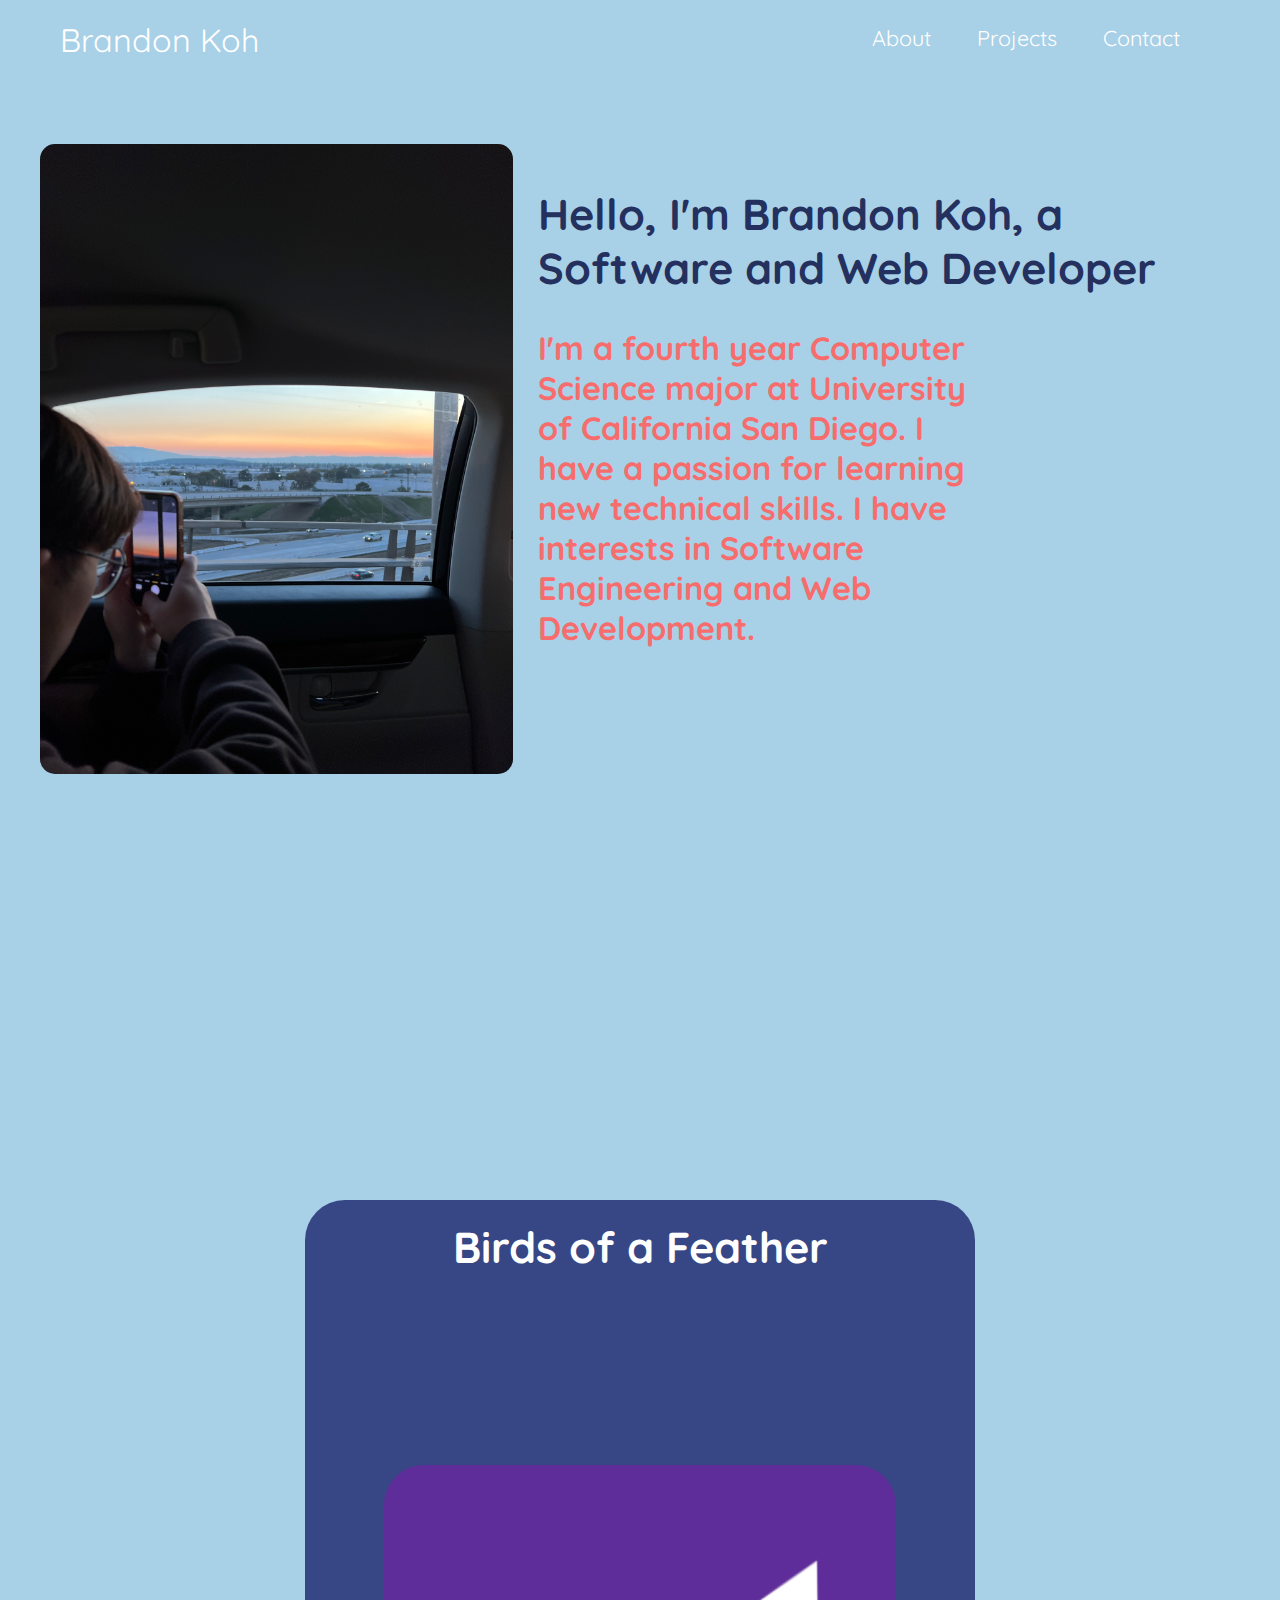
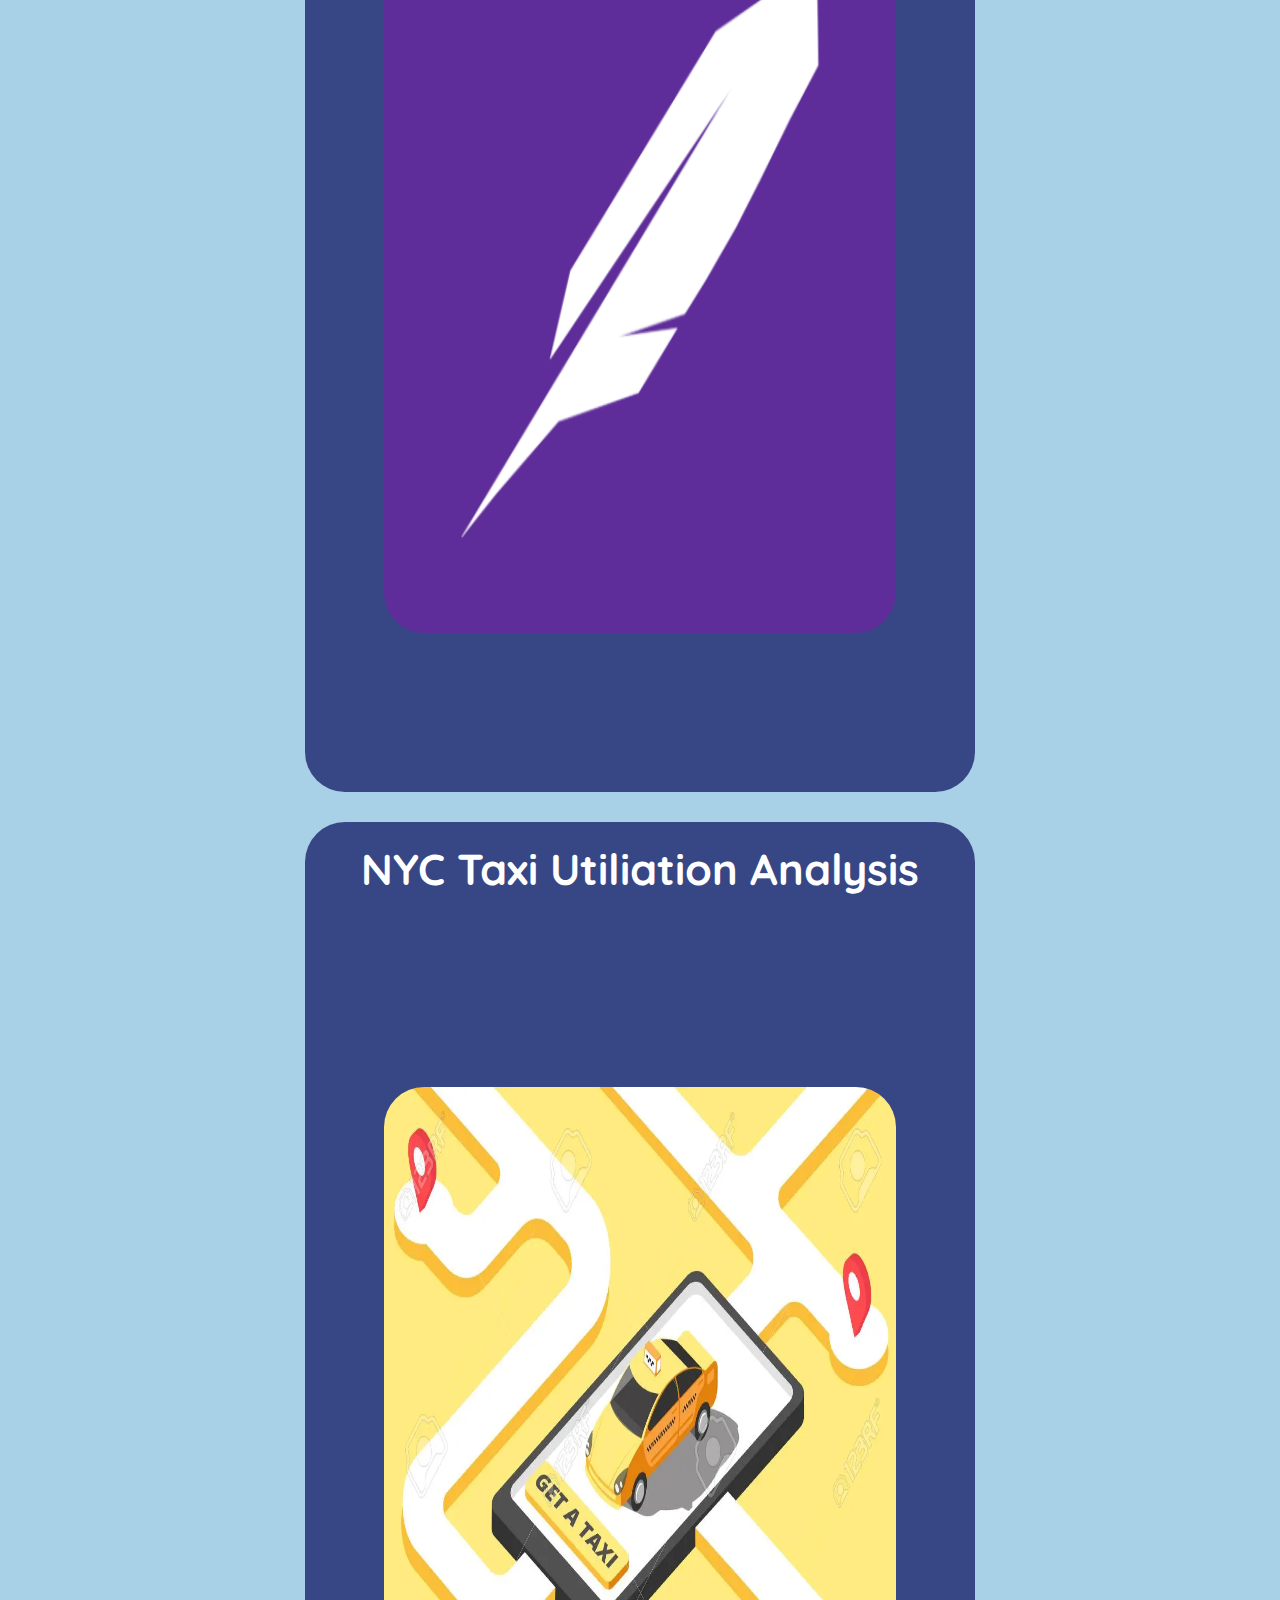
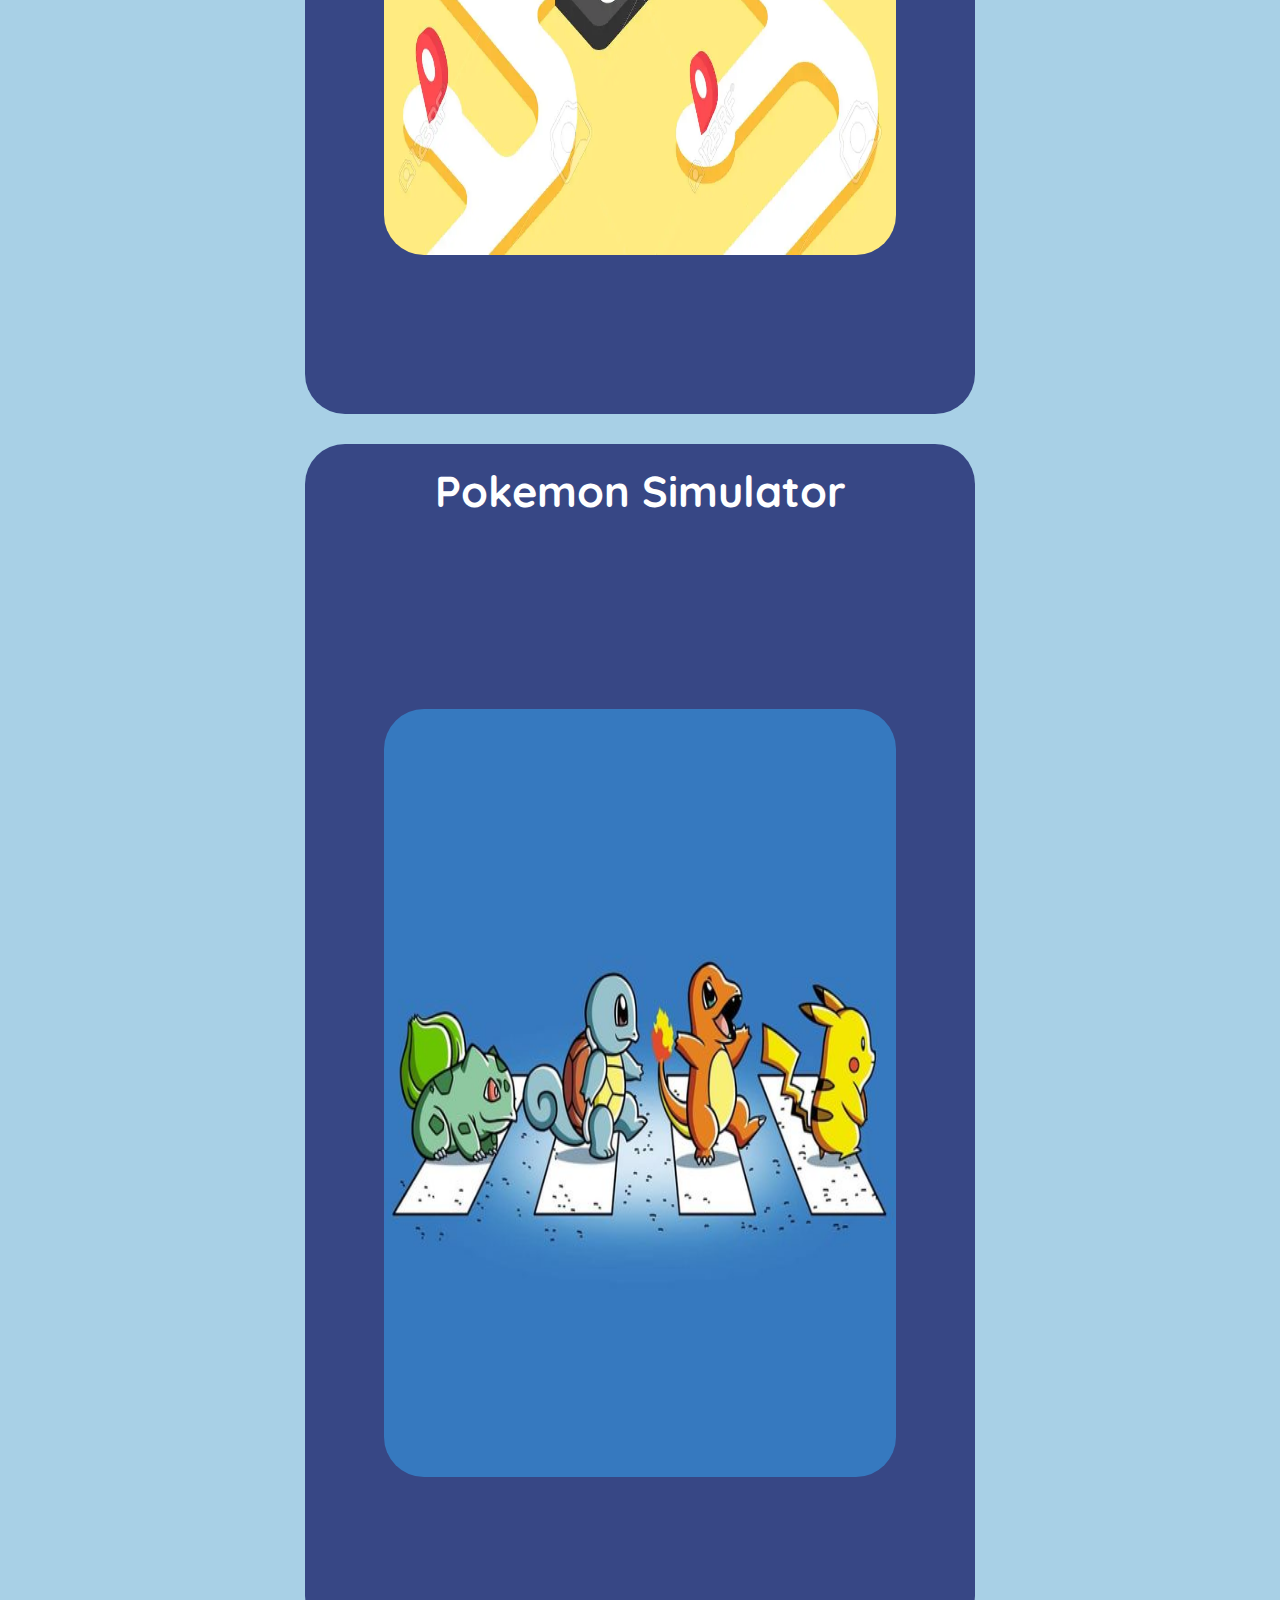
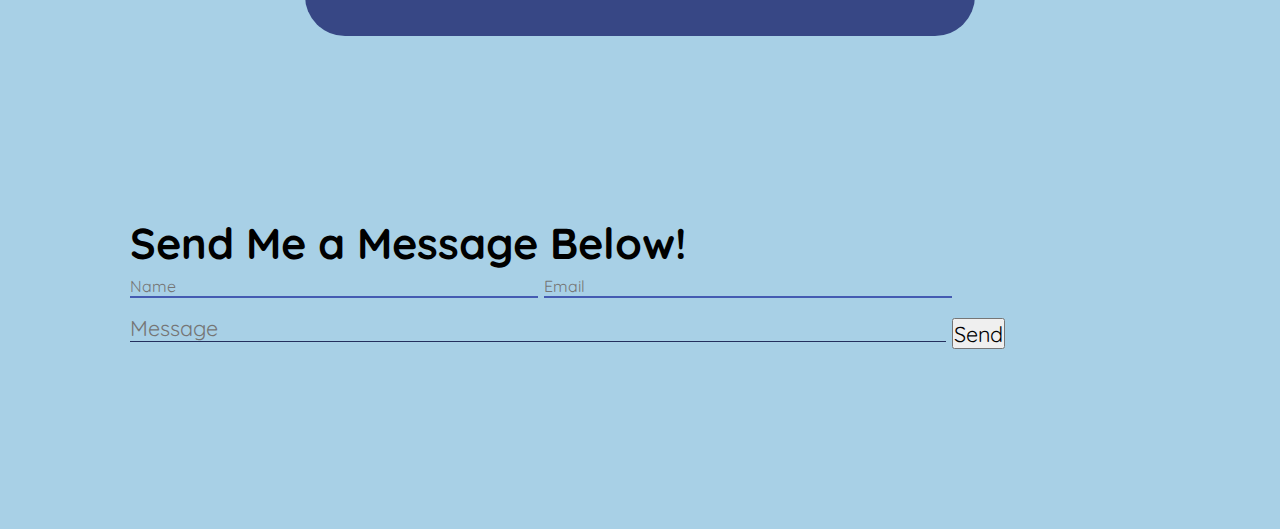
<file: index.html>
<!DOCTYPE html>
<html lang="en">
<head>
    <meta charset="UTF-8">
    <title>Brandon's Portfolio</title>
    <!-- Google tag (gtag.js) -->
    <script async src="https://www.googletagmanager.com/gtag/js?id=G-74D1MQE964"></script>
    <script>
    window.dataLayer = window.dataLayer || [];
    function gtag(){dataLayer.push(arguments);}
    gtag('js', new Date());

    gtag('config', 'G-74D1MQE964');
    </script>
    <link rel="stylesheet" href="https://unicons.iconscout.com/release/v4.0.0/css/line.css">
    <link rel="stylesheet" href="index.css">
    <link rel="preload" href="https://fonts.googleapis.com/css2?family=Quicksand:wght@300;400;500&display=swap" as="style">
    

</head>
<body>

    <header>

        <a id = "logo" href="">Brandon Koh</a>
        <nav class ="nav-area">
            <ul class="navigation">
                <li>
                    <a href="#about">About</a>
                </li>
                <li>
                    <a href="#Projects">Projects</a>
                </li>
                <li>
                    <a href="#contact" >Contact</a>
                </li>
            </ul>

        </nav>
        <div class = "dropdown">
        </div>

        <nav class = "mobileNav">
            <div class="mobileNav-container">
                <a href="#about">About</a>
                <a href="#Projects">Projects</a>
                <a href="#contact">Contact</a>

            </div>
        </nav>

        <div class="mobile-nav-overlay"></div>


    </header>

    <main>
        <section id="about">
           
           
            <picture>
                <img src="img/me1.JPG" alt="brandon koh"> 
            </picture>
                
        
            <div>
                <h1>Hello, I'm Brandon Koh, a Software and Web Developer</h1>
                <h3>I'm a fourth year Computer Science major at University of California San Diego. I have a passion for learning new technical skills. I have interests in Software Engineering and Web Development.</h3>
            </div>

        </section>

        <section id="Projects">

            <div class = "container">

               <a href="project1.html">
                <div class = "card">
                    <div class = "content">
                        <h2>Birds of a Feather</h2>
                    </div>
                    <div class = "image">
                        <picture>
                            <img src = "img/feather.png" alt="Birds of a Feather">
                        </picture>
                    </div>
                </div>
               </a>

               <a href="project2.html">
                <div class = "card">
                    <div class = "content">
                        <h2>NYC Taxi Utiliation Analysis</h2>
                    </div>
                    <div class = "image">
                      <picture>
                        <img src = "img/taxi.webp" alt="taxi">
                      </picture>
                    </div>
                </div>  
               </a>

               <a href="project3.html">
                <div class = "card">
                    <div class = "content">
                        <h2>Pokemon Simulator</h2>
                    </div>
                    <div class = "image">
                      <picture>
                        <img src = "img/pokemon2.jpeg" alt="pokemon">
                      </picture>
                    </div>
                </div>  
               </a>

            </div>

        </section>

    </main>

    <footer id="contact">

        
        <form action="http://httpbin.org/get" method="get">
            
            <h2> Send Me a Message Below!</h2>

            <div id="form-top">
                <!-- <label for="firName">Name:</label> -->
                <input type="text" id="firName" name="firName" placeholder="Name">
                <!-- <label for="email">Email:</label> -->
                <input type="text" id="email" name="email" class="no-outline" placeholder="Email">
            </div>

            <!-- <label for="msg">Message:</label> -->
            <textarea id="msg" rows="1" cols="50" placeholder="Message"></textarea>
            <!-- <input\ type="msg" id="msg" name="msg"><br> -->
            <input type="submit" value="Send" /><br>
            
        </form>
        
    

        <div id="foot-icon">
            <a href="https://www.linkedin.com/in/bkoh/"><i class="uil uil-linkedin-alt"></i></a>
            <a href="mailto:brandonkoh99@gmail.com"><i class="uil uil-envelope"></i></a>
            <a href="https://www.instagram.com/brandonkoh__/"><i class="uil uil-instagram"></i></a>
            <a href="https://github.com/B-Koh"><i class="uil uil-github"></i></a>
            <a href="img/Brandon_Resume.pdf"><i class="uil uil-file-alt"></i></a>
        </div>


          
    </footer>

    <script src="./index.js"></script>

</body>
</html>
</file>
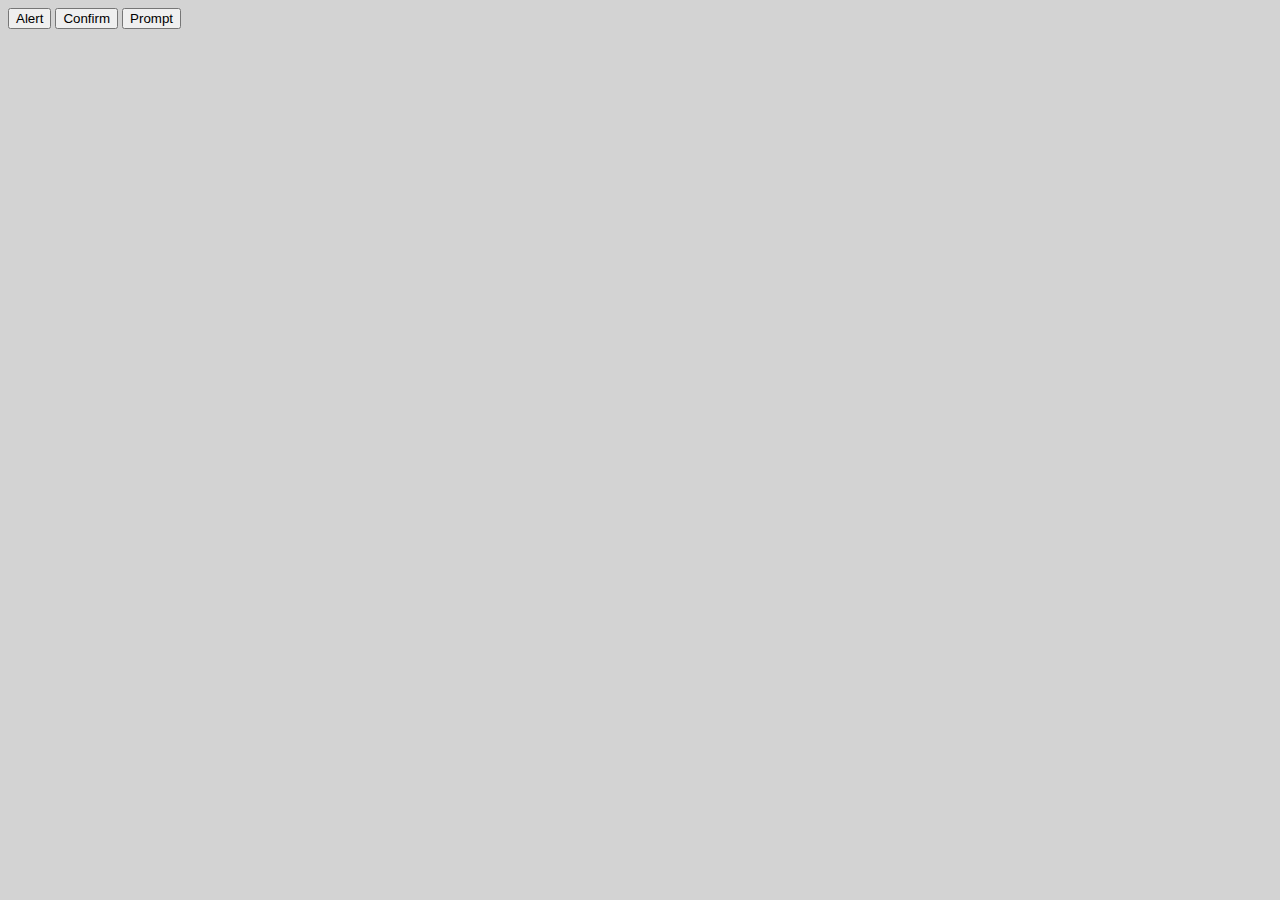
<file: customdialog.html>
<!DOCTYPE html>
<html lang="en">
<head>
    <meta charset="UTF-8">
    <title>custom dialog</title>
    <script type="text/javascript" src="/DOMPurify-main/dist/purify.min.js"></script>

</head>
<body>

    <button id="alert-button">Alert</button>
    

    <button id="conf-button">Confirm</button>
    
    <button id="prompt-button">Prompt</button>

    <br>
    <dialog id="a-dialog"></dialog>

    <output id="out"></output>

    <script type ="module">
        import { alertDialog, confDialog, prompDialog } from "./customdialog.js";
        document.getElementById("alert-button").addEventListener("click", alertDialog);
        document.getElementById("conf-button").addEventListener("click", confDialog);
        document.getElementById("prompt-button").addEventListener("click", prompDialog);
        
    
    </script>

    <script type ="module">
        import { styleDialog } from "./styledcustomdialogs.js";
        styleDialog();

    </script>





</body>
</file>
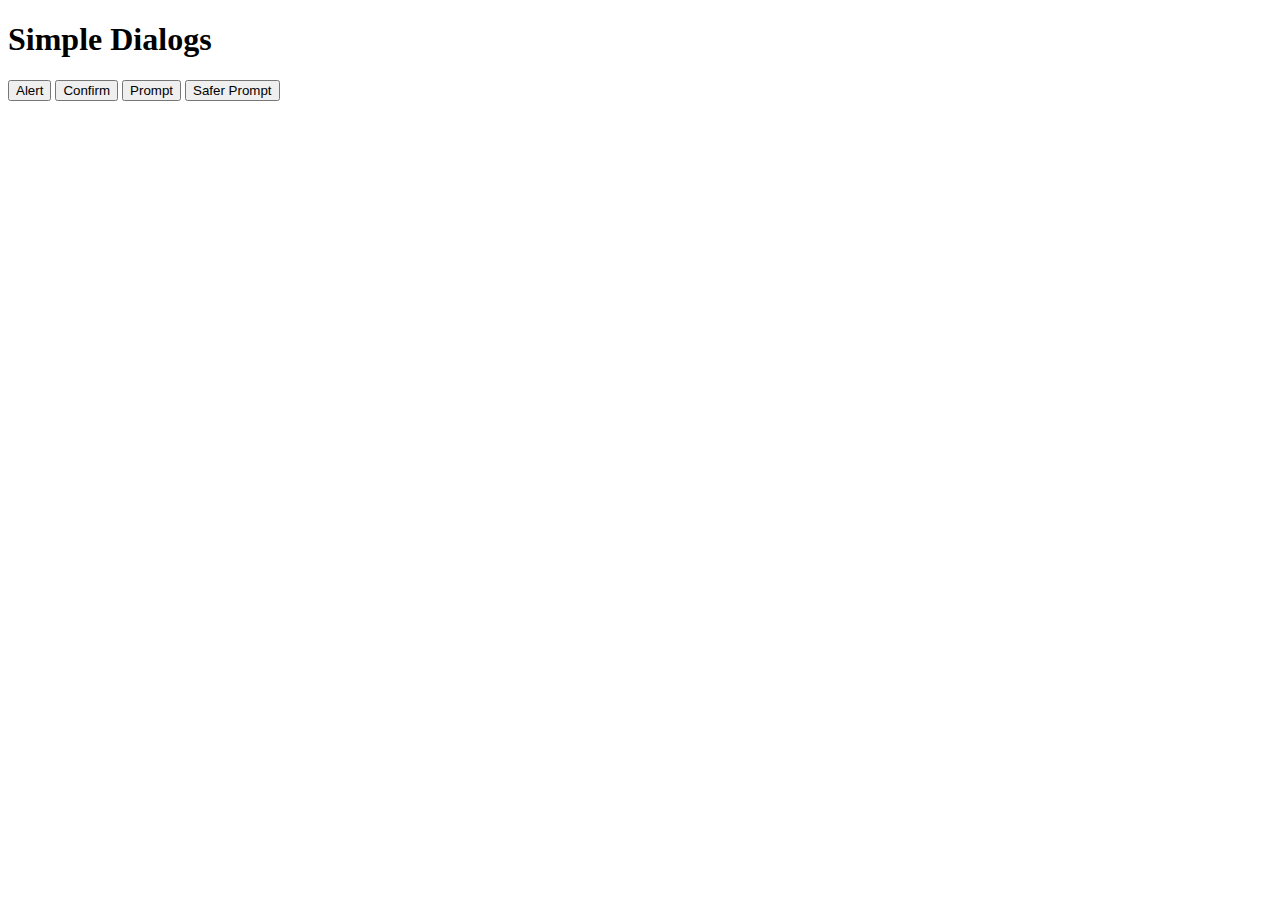
<file: nativedialogs.html>
<!DOCTYPE html>
<html lang="en">
<head>
    <meta charset="UTF-8">
    <title>native dialog</title>
    <script type="text/javascript" src="/DOMPurify-main/dist/purify.min.js"></script>

</head>
<body>

    <h1>Simple Dialogs</h1>
    <button id="alert-button">Alert</button>
    <button id="conf-button">Confirm</button>
    
    <button id="prompt-button">Prompt</button>
    <!-- <output id="prompt-out"></output> -->
    <button id="sprompt-button">Safer Prompt</button>
    <!-- <output id="sprompt-out"></output> -->

    <br>

    <output id="out"></output>

    <script>
        document.getElementById("alert-button").addEventListener("click", function(){
            alert("Alert box");
            document.getElementById("out").innerHTML = "";
        })
        document.getElementById("conf-button").addEventListener("click", function(){
            let result = confirm("Do you confirm this?");
            document.getElementById("out").innerHTML = 'The value returned by the confirm method is: ' + result;
         
        })
        document.getElementById("prompt-button").addEventListener("click", function(){
            let prompt = window.prompt("Enter something");
            let clean = DOMPurify.sanitize(prompt);
            if(clean == null || clean == ""){
                document.getElementById("out").value = "User didn’t enter anything";
            }
            else{
                document.getElementById("out").value = "Prompt result: " + clean;
            }
        })
        document.getElementById("sprompt-button").addEventListener("click", function(){
            let prompt = window.prompt("Enter something");
            let clean = DOMPurify.sanitize(prompt);
            if(clean == null || clean == ""){
                document.getElementById("out").value = "User didn’t enter anything";
            }
            else{
                document.getElementById("out").value = `Prompt result: ${clean}`;
            }
        })

    </script>




</body>
</file>
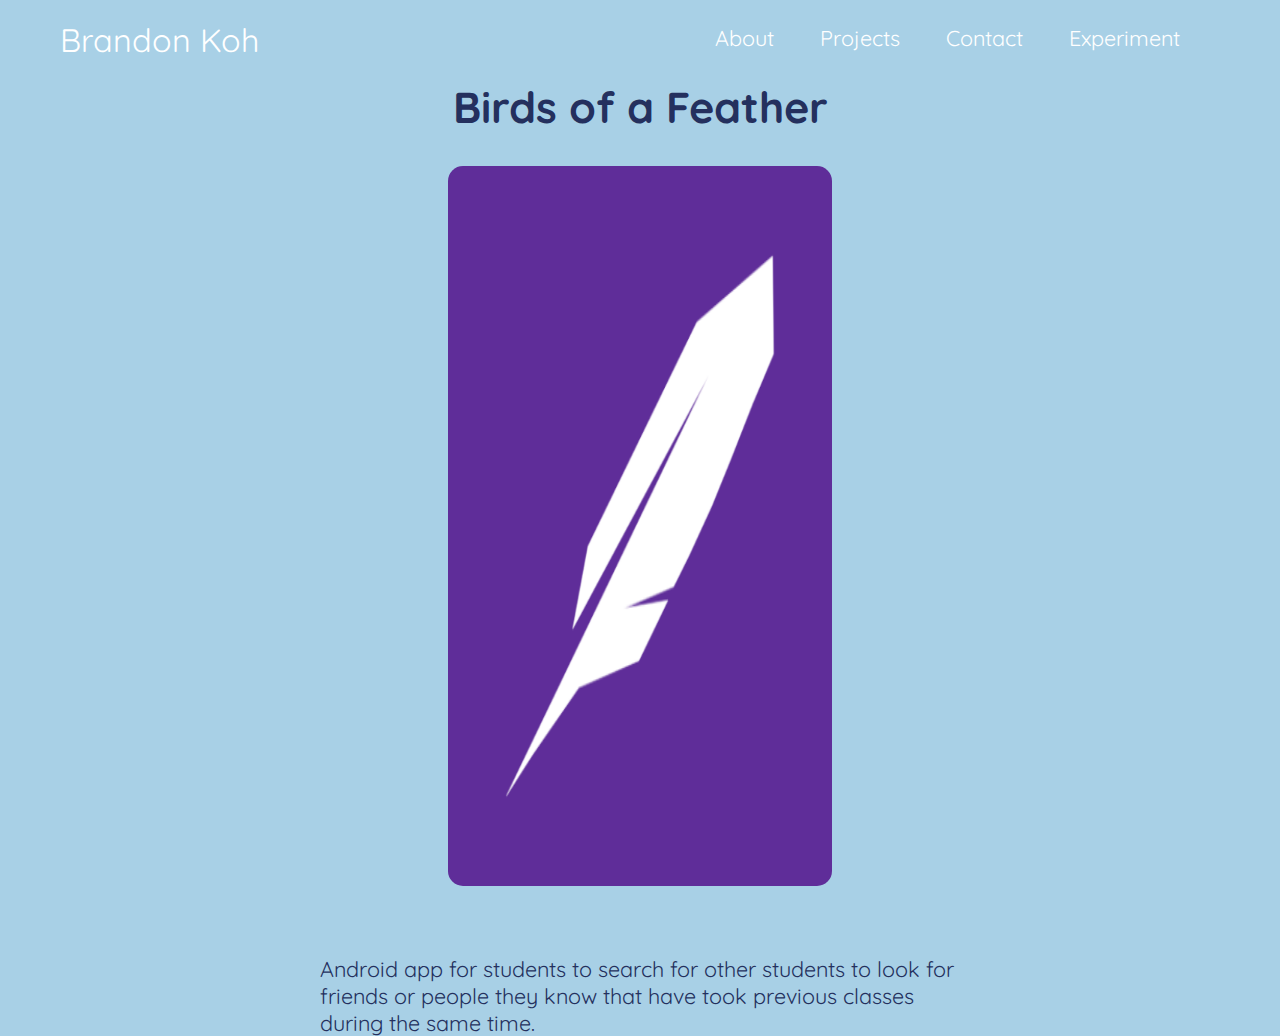
<file: project1.html>
<!DOCTYPE html>
<html>
<head>

    <meta charset="UTF-8">
    <title>Brandon's Portfolio</title>
    <!-- Google tag (gtag.js) -->
    <script async src="https://www.googletagmanager.com/gtag/js?id=G-74D1MQE964"></script>
    <script>
    window.dataLayer = window.dataLayer || [];
    function gtag(){dataLayer.push(arguments);}
    gtag('js', new Date());

    gtag('config', 'G-74D1MQE964');
    </script>
    <link rel="stylesheet" href="https://unicons.iconscout.com/release/v4.0.0/css/line.css">
    <link rel="stylesheet" href="index.css">
</head>
<body>

    <header>

        <a id = "logo" href="index.html">Brandon Koh</a>
        <nav class ="nav-area">
            <ul class="navigation">
                <li>
                    <a href="index.html#about">About</a>
                </li>
                <li>
                    <a href="index.html#Projects">Projects</a>
                </li>
                <li>
                    <a href="index.html#contact">Contact</a>
                </li>
                <li>
                    <a href="experiment.html">Experiment</a>
                </li>
            </ul>
        </nav>
    </header>
    <main>
        <section id="ind-projects">

            <div class = "proj-container">
                <h2>Birds of a Feather</h2>
                         
                <picture>
                    <img src = "img/feather.png" alt="Birds of a Feather" style="border-radius: 15px;">
                </picture>
        
                <p>Android app for students to search for other students to look for friends or people they know that have took previous classes during the same time.</p>
            
            </div>
        </section>
    </main>
</file>
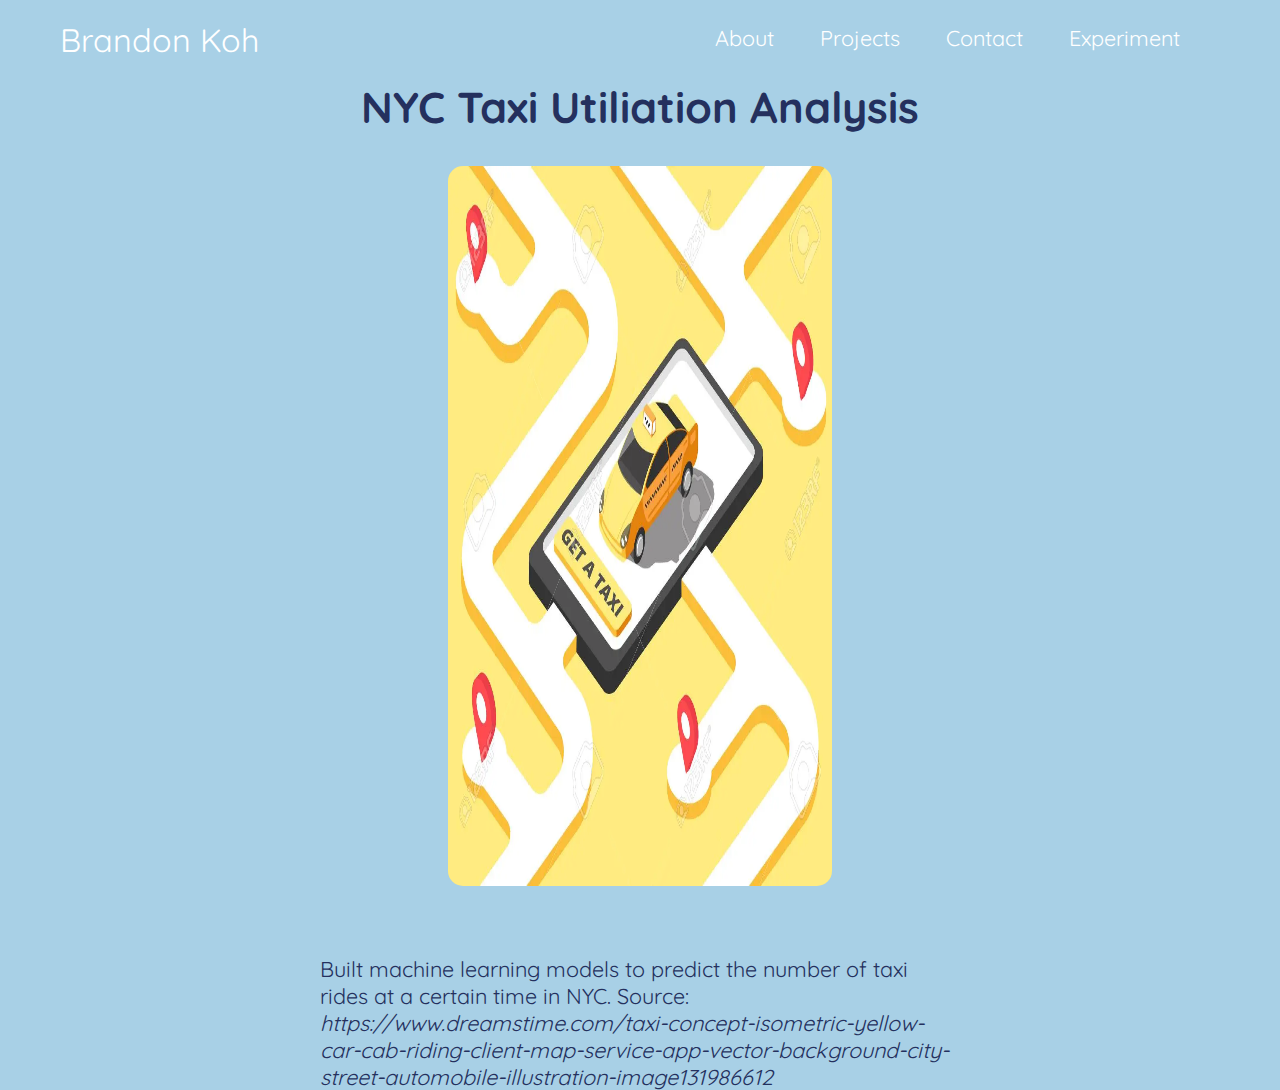
<file: project2.html>
<!DOCTYPE html>
<html>
<head>

    <meta charset="UTF-8">
    <title>Brandon's Portfolio</title>
    <!-- Google tag (gtag.js) -->
    <script async src="https://www.googletagmanager.com/gtag/js?id=G-74D1MQE964"></script>
    <script>
    window.dataLayer = window.dataLayer || [];
    function gtag(){dataLayer.push(arguments);}
    gtag('js', new Date());

    gtag('config', 'G-74D1MQE964');
    </script>
    <link rel="stylesheet" href="https://unicons.iconscout.com/release/v4.0.0/css/line.css">
    <link rel="stylesheet" href="index.css">
</head>
<body>

    <header>

        <a id = "logo" href="index.html">Brandon Koh</a>
        <nav class ="nav-area">
            <ul class="navigation">
                <li>
                    <a href="index.html#about">About</a>
                </li>
                <li>
                    <a href="index.html#Projects">Projects</a>
                </li>
                <li>
                    <a href="index.html#contact">Contact</a>
                </li>
                <li>
                    <a href="experiment.html">Experiment</a>
                </li>
            </ul>
        </nav>
    </header>
    <main>
        <section id="ind-projects">

            <div class = "proj-container">
                <h2>NYC Taxi Utiliation Analysis</h2>
                         
                <picture>
                    <img src = "img/taxi.webp" alt="Taxi" style="border-radius: 15px;">
                </picture>
        
                <p>Built machine learning models to predict the number of taxi rides at a certain time in NYC. Source: <cite>https://www.dreamstime.com/taxi-concept-isometric-yellow-car-cab-riding-client-map-service-app-vector-background-city-street-automobile-illustration-image131986612</cite></p>
            
            </div>
        </section>
    </main>
</file>
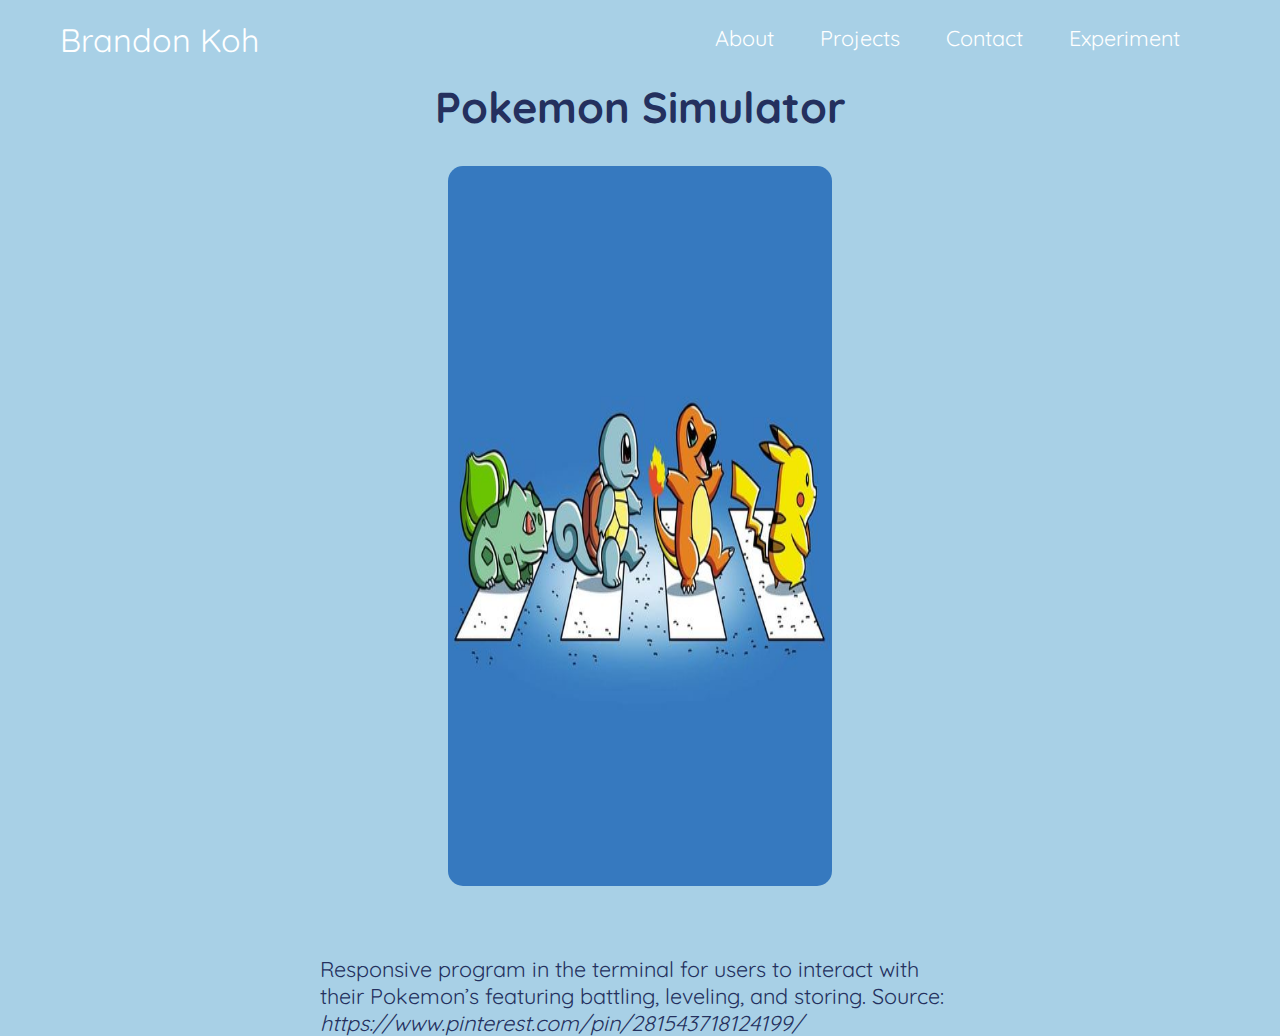
<file: project3.html>
<!DOCTYPE html>
<html>
<head>
    <meta charset="UTF-8">
    <title>Brandon's Portfolio</title>
    <!-- Google tag (gtag.js) -->
    <script async src="https://www.googletagmanager.com/gtag/js?id=G-74D1MQE964"></script>
    <script>
    window.dataLayer = window.dataLayer || [];
    function gtag(){dataLayer.push(arguments);}
    gtag('js', new Date());

    gtag('config', 'G-74D1MQE964');
    </script>
    <link rel="stylesheet" href="https://unicons.iconscout.com/release/v4.0.0/css/line.css">
    <link rel="stylesheet" href="index.css">
</head>
<body>

    <header>

        <a id = "logo" href="index.html">Brandon Koh</a>
        <nav class ="nav-area">
            <ul class="navigation">
                <li>
                    <a href="index.html#about">About</a>
                </li>
                <li>
                    <a href="index.html#Projects">Projects</a>
                </li>
                <li>
                    <a href="index.html#contact">Contact</a>
                </li>
                <li>
                    <a href="experiment.html">Experiment</a>
                </li>
            </ul>
        </nav>
    </header>
    <main>
        <section id="ind-projects">

            <div class = "proj-container">
                <h2>Pokemon Simulator</h2>
                         
                <picture>
                    <img src = "img/pokemon2.jpeg" alt="Pokemon" style="border-radius: 15px;">
                </picture>
        
                <p>Responsive program in the terminal for users to interact with their Pokemon’s featuring battling, leveling, and storing. Source: <cite>https://www.pinterest.com/pin/281543718124199/</cite></p>
            
            </div>
        </section>
    </main>
</file>
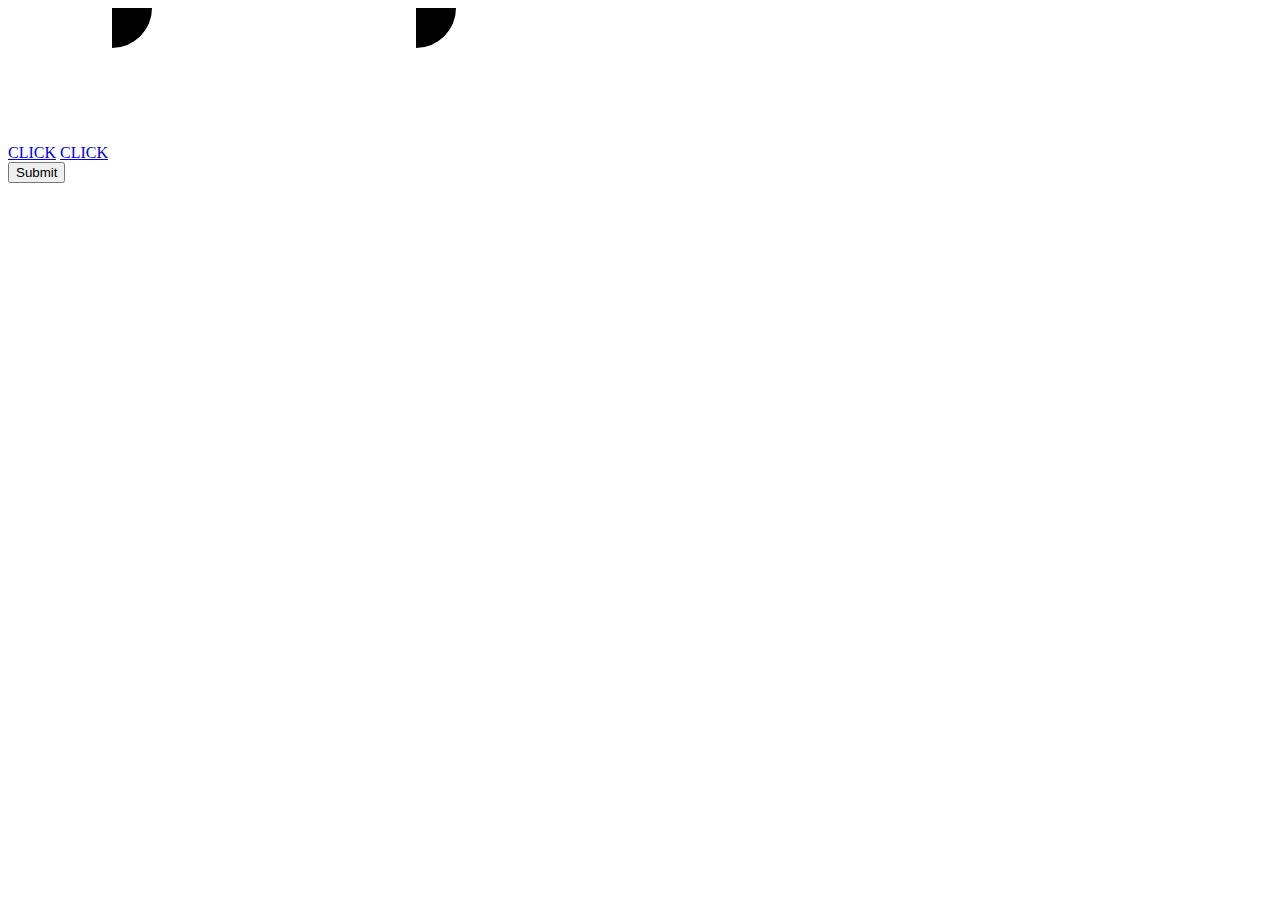
<file: DOMPurify-main/demos/hooks-link-proxy-demo.html>
<!doctype html>
<html>
    <head>
        <script src="../dist/purify.js"></script>
    </head>
    <body>
        <!-- Our DIV to receive content -->
        <div id="sanitized"></div>

        <!-- Now let's sanitize that content -->
        <script>
            /* jshint globalstrict:true */
            /* global DOMPurify */
            'use strict';

            var proxy = 'https://my.proxy.service/?';

            // Specify dirty HTML
            var dirty = '<a href="http://evil.com/">CLICK</a>\
                         <a href="http://evil.com/" target="jajaja">CLICK</a>\
                         <svg><a xlink:href="http://evil.com/"><circle r=40></a></svg>\
                         <svg><a xlink:href="http://evil.com/" href="http://evil.com/"><circle r=40></a></svg>\
                         <form action="http://evil.com/"><input type="submit"></form>\
                         <map name="test"><area href="http://evil.com/" shape="rect" \
                         coords="0,0,200,200"></area></map>\
                         <math href="http://evil.com/">CLICKME</math>\
                         ';

            // Add a hook to make all links point to a proxy
            DOMPurify.addHook('afterSanitizeAttributes', function(node) {
                // proxy form actions
                if ('action' in node) {
                    node.setAttribute('action', proxy
                        + encodeURIComponent(node.getAttribute('action')));
                }
                // proxy regular HTML links
                if (node.hasAttribute('href')) {
                    node.setAttribute('href', proxy
                        + encodeURIComponent(node.getAttribute('href')));
                }
                // proxy SVG/MathML links
                if (node.hasAttribute('xlink:href')) {
                    node.setAttribute('xlink:href', proxy
                        + encodeURIComponent(node.getAttribute('xlink:href')));
                }
            });

            // Clean HTML string and write into our DIV
            var clean = DOMPurify.sanitize(dirty);
            document.getElementById('sanitized').innerHTML = clean;
        </script>
    </body>
</html>
</file>
<file: index.css>
@import url('https://fonts.googleapis.com/css2?family=Quicksand:wght@300;400;500&display=swap');

:root{
    --back-color: #a8d0e6;
    --cardColor1: #f76c6c;
    --cardColor2: #24305E;
    --color3: #f8e9a1;
    --color4: #374785;
}

*{
    margin: 0;
    padding: 0;
    font-family: 'Quicksand', sans-serif;
    font-size: calc(1vw + 8.8px);
}

body{
    font-size: calc(1vw + 8.8px);
    background-color: var(--back-color);
}

a{
    text-decoration: none;
    color: white;
}
header{
    display: flex;
    position: sticky;
    top: 0%;
    justify-content: space-between;
    padding: 20px 60px 20px 60px; 
    background-color: var(--back-color);
    margin: 0 auto;
}

section{
    background-color: #c8a2c8;

}

#about{
    background-color: var(--back-color);
    height: 90vh;
    display: flex;
    flex-direction: row;
    justify-content: center;
    padding-top: 5%;
    
}
#Projects{
    background-color: var(--back-color);
    /* height: 340vh; */
    display: flex;
    justify-content: center;
    margin-top: 10em;
}

#logo{
    font-size: 1.5rem;
}

.navigation{
    list-style: none;
}

.navigation li{
    display: inline-block;
    font-size: 1.2em;
    margin-right: 40px;
}

.dropdown{
    display: none;
    background: none;
    border: none;
    width: 35px;
    cursor: pointer;
    
    
}

.dropdown:before, .dropdown:after{
    content:"";
    background-color: white;
    height: 2px;
    width: 100%;
    margin-top: 3px;
    display: block;
    border-radius: 8px;
    
    
}

.dropdown.isActive:before{
    transform: rotate(45deg) translate(5px, 5px);
}

.dropdown.isActive:after{
    transform: rotate(-45deg) translate(5px, -5px);
}

.dropdown:hover::before, .dropdown:hover::after{
    background-color: #24305E;
    transition: 0.4s;
}

.mobileNav{
    display: block;
    position: absolute;
    background-color: var(--cardColor1);
    top: 0%;
    right: 100%;
    height: 100vh;
    width: 60%;
    transition: 0.4s;
    z-index: 10;
}

.mobileNav-container{
    position: absolute;
    right: 5%;
    text-align: right;
    font-size: 2rem;
    top: 50%;
    transform: translateY(-50%);
}

.mobileNav-container a{
    position: relative;
    display: block;
    margin: 0px auto 30px ;
}

.mobileNav.isActive{
    right: 40%;
}

.dropdown-icon-container{
    display: flex;
    position: relative;
    left: 5%;
}

.mobile-nav-overlay{
    background: rgba(0, 0, 0, 0.5);
    height: 100vh;
    width: 40%;
    backdrop-filter: blur(5px);
    position: fixed;
    top: 0%;
    right: 100%;
    z-index: 3;
    transition: 0.4s;
}

.mobile-nav-overlay.isActive{
    right: 0%;

}


#about h1{
    padding-top: 1em;
    text-align:left;
    font-size: 2em;
    width: 15em;
    color: var(--cardColor2);
}

#about img{
    border-radius: 15px;
    max-width:40vw ;
    max-height:70vh;
    margin-right: 25px;
    margin-left: 40px;
}

h3{
    font-size: 1.5em;
    padding-top: 1em;
    color: var(--cardColor1);
    width: 60%;
}
  
.card {
    
    width : 50vw;
    height : 90vw;  
    background-color : var(--color4);
    margin : 30px 10px;
    padding : 20px 15px;
    display: flex;
    justify-content: center;
    flex-wrap: wrap;
    border-radius : 40px;
    z-index: 1;
}


.image {
    
    width :40vw ;
    height :60vw ;
}

.image img {
    margin-top: 5%;
    max-width: 100%;
    height: 100%;
    width: 100%;
    border-radius : 40px;

}

.content{
    text-align: center;
}

h2{
    font-size: 2em;
}

footer{
    display: flex;
    flex-direction: column;
    justify-content: center;
}

#contact form{
   
    margin-top:2%;
    align-items: center;
    padding: 2em 4em;
    width: 100%;
}

#form-top input{
    border-top-style: hidden;
    border-right-style: hidden;
    border-left-style: hidden;
    background: transparent;
    font-size: 16px;
    width: 40%;
    outline: none;
    margin-bottom: 1em;
    border-color: var(--cardColor2);
  }

textarea {
    border-top: 0;
    border-right: 0;
    border-left: 0;
    outline: none;
    overflow: auto; 
    resize: none;
    background: transparent;
    border-color: var(--cardColor2);
    width: 80%;
}

#contact{
    display: flex;
    align-items: center;
    justify-content: center;
    background-color: var(--back-color);
    padding: 4em 6em;
}

#foot-icon{
    margin-top: 50px;
}

#ind-projects{
    display: flex;
    justify-content: center;
    background-color: var(--back-color);
    height: 100vh;
}

.proj-container{
    top: 15px;
    display: flexbox;
    flex-direction: column;
    justify-content: center;
    text-align: center;
    width: 50%;
}

.proj-container h2{
    color: var(--cardColor2);
}

.proj-container picture img{
    margin-top: 5%;
    max-width: 100%;
    height: 80%;
    width: 60%;
    border-radius : 40px;
}

.proj-container p{
    margin-top: 10%;
    text-align: left;
    color: var(--cardColor2);
}

h1 {
    animation-duration: 6s;
    animation-name: slidein;
    animation-iteration-count: 2;
}

@keyframes slidein {
  0% {
    margin-left: 0%;
  }
  50% {
    margin-left: 300px;
  }
  100% {
    margin-left: 0%;
  }
}

@media(hover: hover){
    #logo:hover{
        color: var(--cardColor2);
        transition: 0.4s;
    }
    .navigation li a:hover{
        color: var(--cardColor2);
        transition: 0.4s;
    }
    #logo:hover{
        color: var(--cardColor2);
        transition: 0.4s;
    }
}

@media(max-width: 768px){
    .dropdown{
        display: block;
    }

    #about{
        display: flexbox;
        flex-direction: column-reverse;
        justify-content: center;
        text-align: center;
        align-items: center;
        
    }

    #about img{
        margin-top: 5em;
        text-align: center;
    }

    #about img{
        margin-left: 0;
        margin-right: 0;
    }

    #about h1{
        display: flexbox;
        margin-top: 0;
        text-align: center;
    }
    .nav-area{
        display: none;
    }
}

@media(max-width: 600px){
    header{
        background-color:#24305E;
    }

}
</file>
